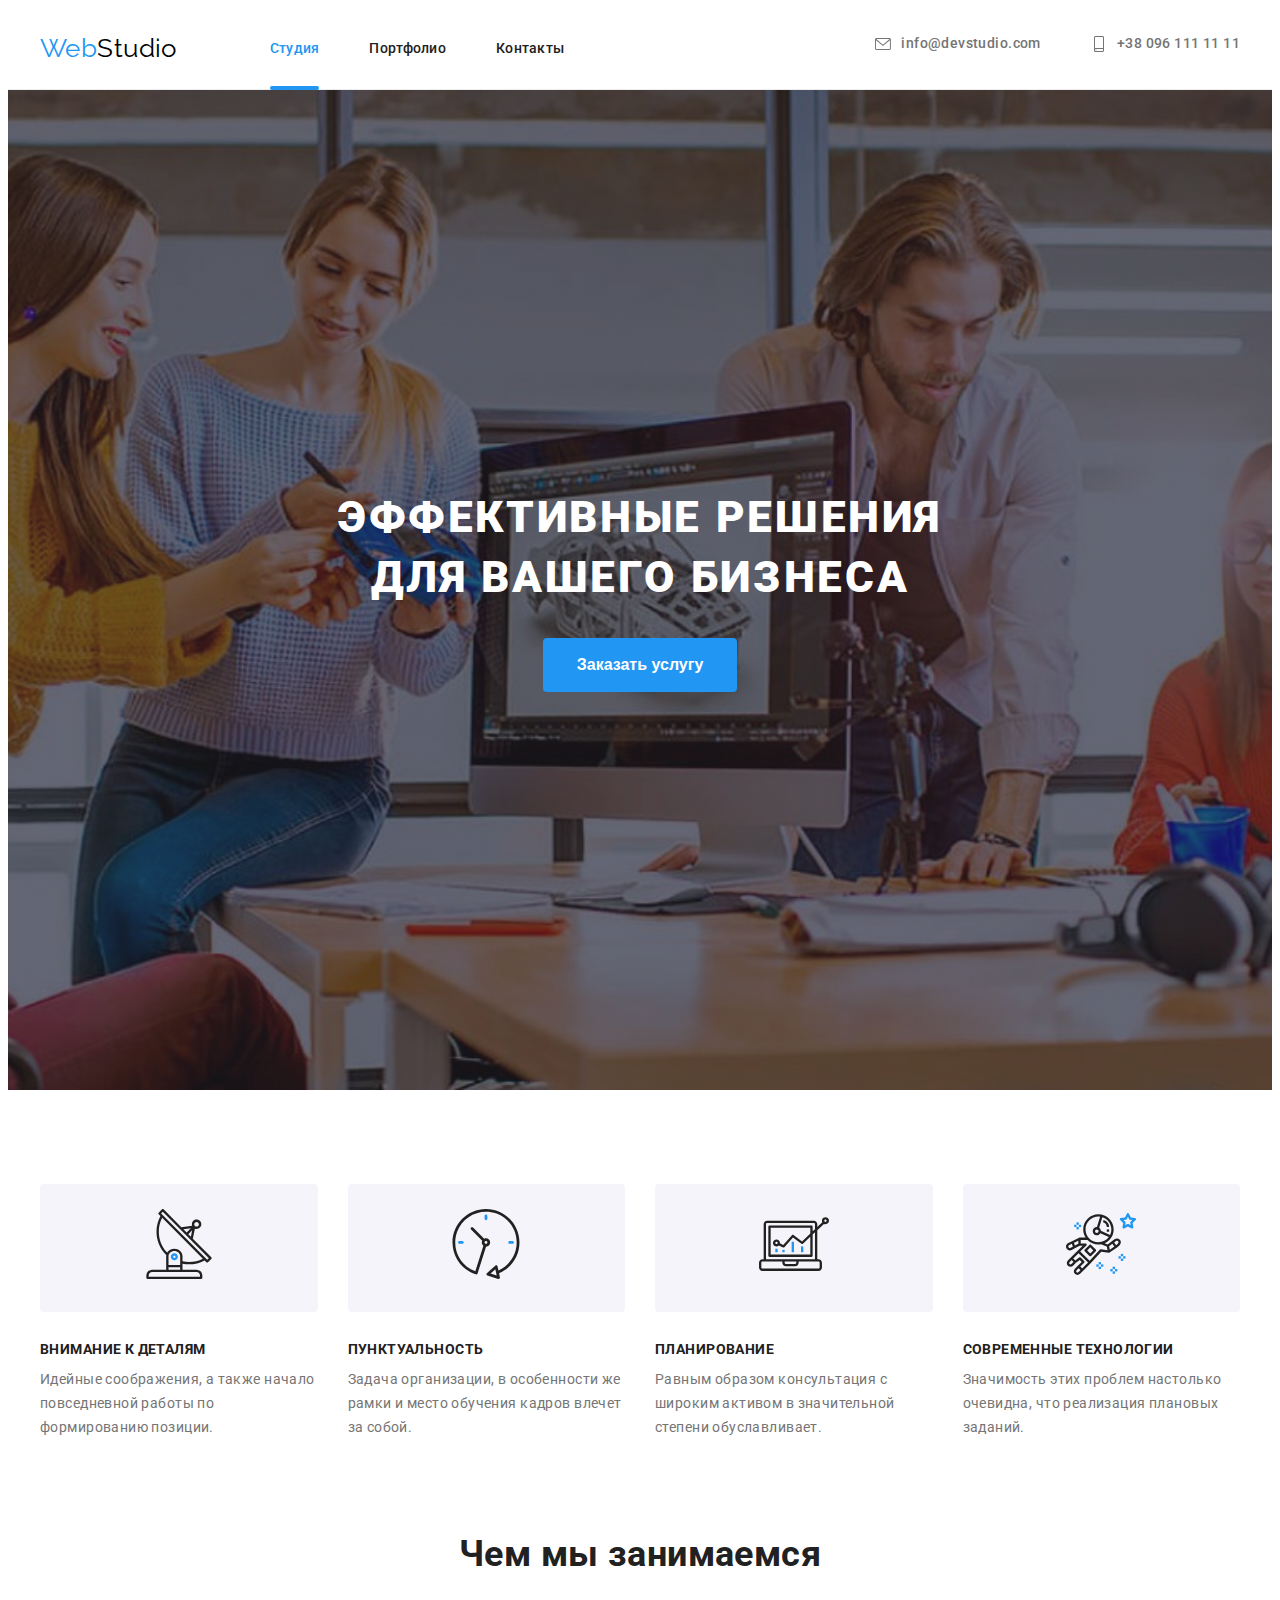
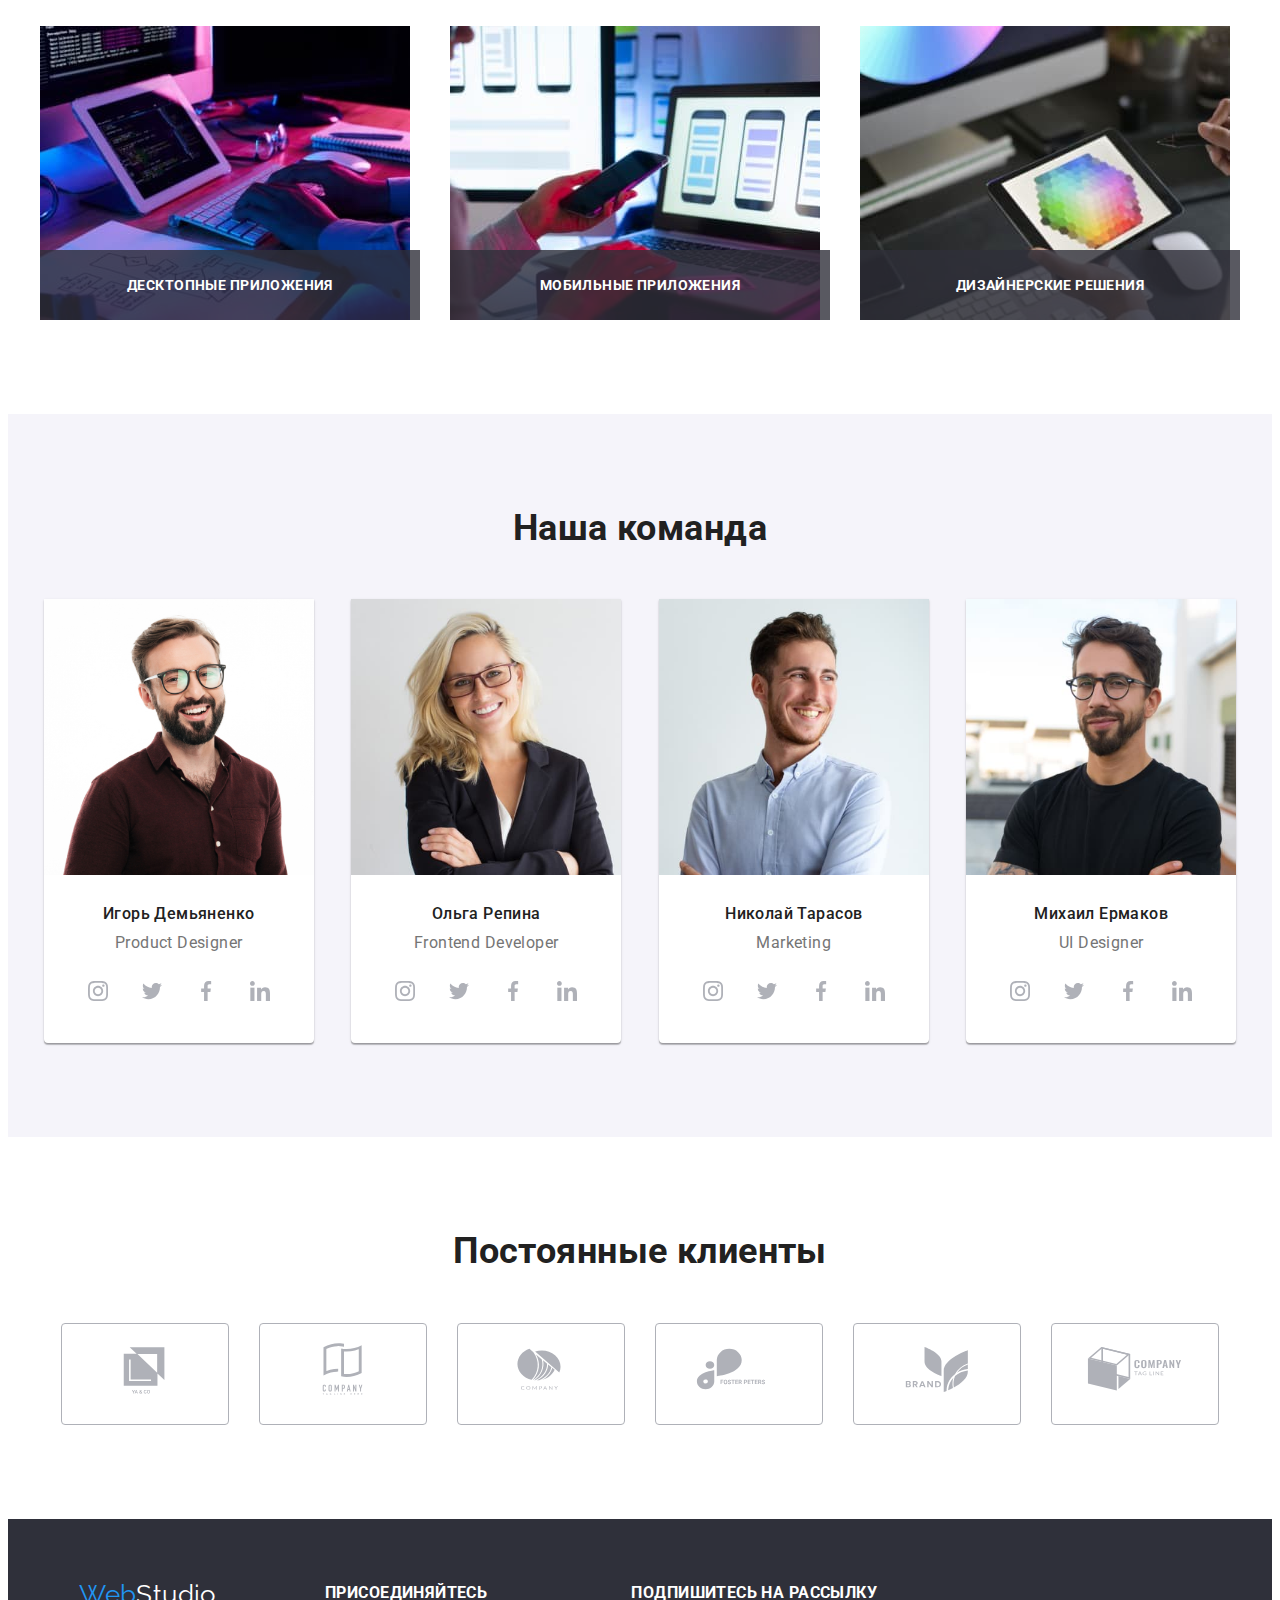
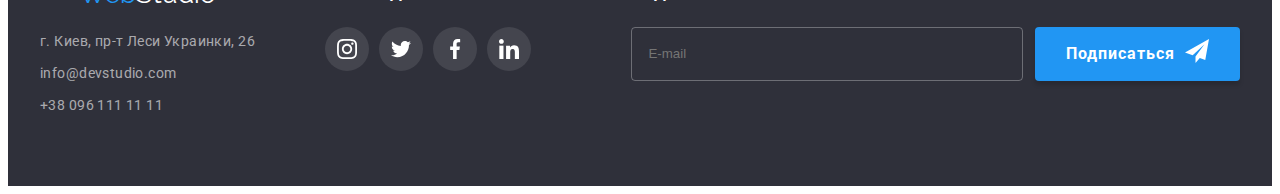
<file: index.html>
<!DOCTYPE html>
<html lang="ru">
  <head>
    <meta charset="UTF-8" />
    <meta http-equiv="X-UA-Compatible" content="IE=edge" />
    <meta name="viewport" content="width=device-width, initial-scale=1.0" />
    <title>WebStudio</title>
    <link
      href="https://fonts.googleapis.com/css2?family=Raleway:wght@700&family=Roboto:wght@400;500;700;900&display=swap"
      rel="stylesheet"
    />
    <link
      rel="stylesheet"
      href="https://cdnjs.cloudflare.com/ajax/libs/modern-normalize/1.0.0/modern-normalize.min.css"
      integrity="sha512-ISS7cAi1PEhQ8jnbJpJZMd29NlhNj4AWYyLOSp2CE/CsHxTCu+r+t0D2yoJudVrd0/8fTVPUVDzY5Tvli75u/g=="
      crossorigin="anonymous"
      referrerpolicy="no-referrer"
    />
    <link rel="stylesheet" href="./css/main.min.css" />
  </head>

  <body>
    <!-- Хедер -->
    <header class="header">
      <div class="header__section container">
        <nav class="header-nav">
          <div class="menu__header">
            <a href="./index.html" lang="en" class="logo link header__logo">
              <span class="logo-web link">Web</span>Studio
            </a>
            <button type="button" class="menu_burger" data-menu-open>
              <svg width="40" height="40">
                <use href="./images/symbol-defs.svg#menu-burger"></use>
              </svg>
            </button>
          </div>

          <ul class="list menu">
            <li class="menu-item">
              <a href="./index.html" class="link menu-link link-active">Студия</a>
            </li>
            <li class="menu-item">
              <a href="./portfolio.html" class="link menu-link">Портфолио</a>
            </li>
            <li class="menu-item"><a href="" class="link menu-link">Контакты</a></li>
          </ul>
        </nav>
        <ul class="list contact">
          <li class="contact__list">
            <a href="mailto:info@devstudio.com" class="contact-link link">
              <svg class="contact-mail">
                <use href="./images/symbol-defs.svg#icon-envelope"></use>
              </svg>
              info@devstudio.com</a
            >
          </li>
          <li class="contact__list">
            <a href="tel:+380961111111" class="contact-link link">
              <svg class="contact-tel">
                <use href="./images/symbol-defs.svg#icon-smartphone"></use>
              </svg>
              +38 096 111 11 11</a
            >
          </li>
        </ul>
      </div>

      <div class="backdrop__menu" data-menu>
        <div class="menu_section">
          <ul class="burger-menu__nav list">
            <button type="button" class="close_burger" data-menu-close>
              <svg width="40" height="40">
                <use href="./images/symbol-defs.svg#menu-close"></use>
              </svg>
            </button>
            <li class="burger__nav">
              <a href="./index.html" class="burger-link link link-active">Студия</a>
            </li>
            <li class="burger__nav">
              <a href="./portfolio.html" class="burger-link link">Портфолио</a>
            </li>
            <li class="burger__nav"><a href="" class="burger-link link">Контакты</a></li>
          </ul>
          <div class="menu__bottom">
            <ul class="bubger-contact-list list">
              <li class="burger-tel-list">
                <a href="+380961111111" class="burger-tel link">+38 096 111 11 11</a>
              </li>
              <li class="burger-mail-list">
                <a href="mailto:info@devstudio.com" class="burger-mail link">info@devstudio.com</a>
              </li>
            </ul>
            <ul class="menu__social list">
              <li class="menu__social-item">
                <a href="#" class="menu__social-link link">Instagram</a>
              </li>
              <li class="menu__social-item">
                <a href="#" class="menu__social-link link">Twitter</a>
              </li>
              <li class="menu__social-item">
                <a href="#" class="menu__social-link link">Facebook</a>
              </li>
              <li class="menu__social-item">
                <a href="#" class="menu__social-link link">LinkedIn</a>
              </li>
            </ul>
          </div>
        </div>
      </div>
    </header>
    <main>
      <!-- Гeрой-->
      <section class="hero section">
        <div class="hero-container container">
          <h1 class="hero-title">Эффективные решения для вашего бизнеса</h1>

          <button type="button" class="btn-hero" data-modal-open>Заказать услугу</button>
        </div>
      </section>

      <!-- Приимущество -->

      <section class="section">
        <h2 class="visually-hidden">Преимущество</h2>
        <div class="ben-section container">
          <ul class="list ben__list">
            <li class="ben__item">
              <div class="ben-list-img">
                <svg class="ben-list-icon">
                  <use href="./images/symbol-defs.svg#icon-antenna"></use>
                </svg>
              </div>
              <h3 class="benefit-title">Внимание к деталям</h3>
              <p class="benefit__content">
                Идейные соображения, а также начало повседневной работы по формированию позиции.
              </p>
            </li>
            <li class="ben__item">
              <div class="ben-list-img">
                <svg class="ben-list-icon">
                  <use href="./images/symbol-defs.svg#icon-clock"></use>
                </svg>
              </div>
              <h3 class="benefit-title">Пунктуальность</h3>
              <p class="benefit__content">
                Задача организации, в особенности же рамки и место обучения кадров влечет за собой.
              </p>
            </li>
            <li class="ben__item">
              <div class="ben-list-img">
                <svg class="ben-list-icon">
                  <use href="./images/symbol-defs.svg#icon-diagram"></use>
                </svg>
              </div>
              <h3 class="benefit-title">Планирование</h3>
              <p class="benefit__content">
                Равным образом консультация с широким активом в значительной степени обуславливает.
              </p>
            </li>
            <li class="ben__item">
              <div class="ben-list-img">
                <svg class="ben-list-icon">
                  <use href="./images/symbol-defs.svg#icon-astronaut"></use>
                </svg>
              </div>
              <h3 class="benefit-title">Современные технологии</h3>
              <p class="benefit__content">
                Значимость этих проблем настолько очевидна, что реализация плановых заданий.
              </p>
            </li>
          </ul>
        </div>
      </section>
      <!-- род деятельности -->
      <section class="ocupation section">
        <div class="container">
          <h2 class="section-title">Чем мы занимаемся</h2>
          <ul class="list ocupation__block">
            <li class="ocupation__item">
              <div class="ocupation__group">
                <img
                  srcset="./images/ocupacion/box-1-lg.jpg, ./images/ocupacion/box-1-lg@2x.jpg 2x"
                  src="./images/ocupacion/box-1-lg.jpg"
                  alt="Десктопные приложения"
                  width="370"
                />
                <p class="ocupation__deckription">Десктопные приложения</p>
              </div>
            </li>
            <li class="ocupation__item">
              <div class="ocupation__group">
                <img
                  srcset="./images/ocupacion/box-2-lg.jpg, ./images/ocupacion/box-2-lg@2x.jpg 2x"
                  src="./images/ocupacion/box-2-lg.jpg"
                  alt="Мобильные приложения"
                  width="370"
                />
                <p class="ocupation__deckription">Мобильные приложения</p>
              </div>
            </li>
            <li class="ocupation__item">
              <div class="ocupation__group">
                <img
                  srcset="./images/ocupacion/box-3-lg.jpg, ./images/ocupacion/box-3-lg@2x.jpg 2x"
                  src="./images/ocupacion/box-3-lg.jpg"
                  alt="Дизайнерские решения"
                  width="370"
                />
                <p class="ocupation__deckription">Дизайнерские решения</p>
              </div>
            </li>
          </ul>
        </div>
      </section>

      <!-- команда -->
      <section class="team section">
        <div class="team-contanier container">
          <h2 class="section-title team-title">Наша команда</h2>

          <ul class="list team__list">
            <li class="team__item">
              <picture class="team__picture">
                <img
                  class="photo thumb-team"
                  srcset="
                    ./images/mobile-product-designer.jpg    1x,
                    ./images/mobile-product-designer-2x.jpg 2x
                  "
                  src="./images/mobile-product-designer.jpg"
                  alt="фото Игоря Демьяненко"
                  width="450"
                />
              </picture>
              <div class="team-text">
                <h3 class="teammate-name">Игорь Демьяненко</h3>
                <p lang="en" class="team-desc">Product Designer</p>

                <ul class="list social__list">
                  <li class="social-item">
                    <a class="team-social-links" href="#">
                      <svg class="social-icon">
                        <use href="./images/symbol-defs.svg#icon-instagram"></use>
                      </svg>
                    </a>
                  </li>
                  <li class="social-item">
                    <a class="team-social-links" href="#">
                      <svg class="social-icon">
                        <use href="./images/symbol-defs.svg#icon-twitter"></use>
                      </svg>
                    </a>
                  </li>
                  <li class="social-item">
                    <a class="team-social-links" href="#">
                      <svg class="social-icon">
                        <use href="./images/symbol-defs.svg#icon-facebook"></use>
                      </svg>
                    </a>
                  </li>
                  <li class="social-item">
                    <a class="team-social-links" href="#">
                      <svg class="social-icon">
                        <use href="./images/symbol-defs.svg#icon-linkedin"></use>
                      </svg>
                    </a>
                  </li>
                </ul>
              </div>
            </li>
            <li class="team__item">
              <picture class="team__picture">
                <img
                  class="photo thumb-team"
                  srcset="
                    ./images/mobile-frontend-developer.jpg    1x,
                    ./images/mobile-frontend-developer-2x.jpg 2x
                  "
                  src="./images/mobile-frontend-developer.jpg"
                  alt="фото Ольга Репина"
                  width="450"
                />
              </picture>
              <div class="team-text">
                <h3 class="teammate-name">Ольга Репина</h3>
                <p lang="en" class="team-desc">Frontend Developer</p>

                <ul class="list social__list">
                  <li class="social-item">
                    <a class="team-social-links" href="#">
                      <svg class="social-icon">
                        <use href="./images/symbol-defs.svg#icon-instagram"></use>
                      </svg>
                    </a>
                  </li>
                  <li class="social-item">
                    <a class="team-social-links" href="#">
                      <svg class="social-icon">
                        <use href="./images/symbol-defs.svg#icon-twitter"></use>
                      </svg>
                    </a>
                  </li>
                  <li class="social-item">
                    <a class="team-social-links" href="#">
                      <svg class="social-icon">
                        <use href="./images/symbol-defs.svg#icon-facebook"></use>
                      </svg>
                    </a>
                  </li>
                  <li class="social-item">
                    <a class="team-social-links" href="#">
                      <svg class="social-icon">
                        <use href="./images/symbol-defs.svg#icon-linkedin"></use>
                      </svg>
                    </a>
                  </li>
                </ul>
              </div>
            </li>
            <li class="team__item">
              <picture class="team__picture">
                <img
                  class="photo thumb-team"
                  srcset="./images/mobile-marketing.jpg 1x, ./images/mobile-marketing-2x.jpg 2x"
                  src="./images/mobile-marketing.jpg"
                  alt="фото Николай Тарасов"
                  width="450"
                />
              </picture>
              <div class="team-text">
                <h3 class="teammate-name">Николай Тарасов</h3>
                <p lang="en" class="team-desc">Marketing</p>

                <ul class="list social__list">
                  <li class="social-item">
                    <a class="team-social-links" href="#">
                      <svg class="social-icon">
                        <use href="./images/symbol-defs.svg#icon-instagram"></use>
                      </svg>
                    </a>
                  </li>
                  <li class="social-item">
                    <a class="team-social-links" href="#">
                      <svg class="social-icon">
                        <use href="./images/symbol-defs.svg#icon-twitter"></use>
                      </svg>
                    </a>
                  </li>
                  <li class="social-item">
                    <a class="team-social-links" href="#">
                      <svg class="social-icon">
                        <use href="./images/symbol-defs.svg#icon-facebook"></use>
                      </svg>
                    </a>
                  </li>
                  <li class="social-item">
                    <a class="team-social-links" href="#">
                      <svg class="social-icon">
                        <use href="./images/symbol-defs.svg#icon-linkedin"></use>
                      </svg>
                    </a>
                  </li>
                </ul>
              </div>
            </li>
            <li class="team__item">
              <picture class="team__picture">
                <img
                  class="photo thumb-team"
                  srcset="./images/mobile-ui-designer.jpg 1x, ./images/mobile-ui-designer-2x.jpg 2x"
                  src="./images/mobile-ui-designer.jpg"
                  alt="фото Михаил Ермаков"
                  width="450"
                />
              </picture>
              <div class="team-text">
                <h3 class="teammate-name">Михаил Ермаков</h3>
                <p lang="en" class="team-desc">UI Designer</p>

                <ul class="list social__list">
                  <li class="social-item">
                    <a class="team-social-links" href="#">
                      <svg class="social-icon">
                        <use href="./images/symbol-defs.svg#icon-instagram"></use>
                      </svg>
                    </a>
                  </li>
                  <li class="social-item">
                    <a class="team-social-links" href="#">
                      <svg class="social-icon">
                        <use href="./images/symbol-defs.svg#icon-twitter"></use>
                      </svg>
                    </a>
                  </li>
                  <li class="social-item">
                    <a class="team-social-links" href="#">
                      <svg class="social-icon">
                        <use href="./images/symbol-defs.svg#icon-facebook"></use>
                      </svg>
                    </a>
                  </li>
                  <li class="social-item">
                    <a class="team-social-links" href="#">
                      <svg class="social-icon">
                        <use href="./images/symbol-defs.svg#icon-linkedin"></use>
                      </svg>
                    </a>
                  </li>
                </ul>
              </div>
            </li>
          </ul>
        </div>
      </section>
      <!-- !!!!!!!!!!!!!!!!!!ОСТОЯННІЕ КЛИЕНТЫ!!!!!!!!! -->
      <section class="section">
        <div class="container">
          <h2 class="section-title">Постоянные клиенты</h2>
          <ul class="clients list">
            <li class="clients__item">
              <a href="" class="client-links">
                <svg class="clients-icon">
                  <use href="./images/symbol-defs.svg#icon-Logo"></use>
                </svg>
              </a>
            </li>
            <li class="clients__item">
              <a href="" class="client-links">
                <svg class="clients-icon">
                  <use href="./images/symbol-defs.svg#icon-Logo-1"></use>
                </svg>
              </a>
            </li>
            <li class="clients__item">
              <a href="" class="client-links">
                <svg class="clients-icon">
                  <use href="./images/symbol-defs.svg#icon-Logo-2"></use>
                </svg>
              </a>
            </li>
            <li class="clients__item">
              <a href="" class="client-links">
                <svg class="clients-icon">
                  <use href="./images/symbol-defs.svg#icon-Logo-3"></use>
                </svg>
              </a>
            </li>
            <li class="clients__item">
              <a href="" class="client-links">
                <svg class="clients-icon">
                  <use href="./images/symbol-defs.svg#icon-Logo-4"></use>
                </svg>
              </a>
            </li>
            <li class="clients__item">
              <a href="" class="client-links">
                <svg class="clients-icon">
                  <use href="./images/symbol-defs.svg#icon-Logo-5"></use>
                </svg>
              </a>
            </li>
          </ul>
        </div>
      </section>
    </main>
    <!-- Футер -->

    <footer class="footer">
      <div class="footer-section container">
        <div class="footer-left">
          <div class="footer-logo-addree">
            <a href="./index.html" lang="en" class="footer-logo logo link">
              <span class="logo-web">Web</span>Studio
            </a>

            <address>
              <ul class="list">
                <li class="adress-list">
                  <a
                    href="https://goo.gl/maps/piqngm7oDQpEDh6u6"
                    target="_blank"
                    rel="noopener nofollow noreferrer"
                    class="link adress"
                  >
                    г. Киев, пр-т Леси Украинки, 26</a
                  >
                </li>
                <li class="adress-list">
                  <a href="mailto:info@devstudio.com" class="link footer-mail"
                    >info@devstudio.com</a
                  >
                </li>
                <li class="adress-list">
                  <a href="tel:+380961111111" class="link">+38 096 111 11 11</a>
                </li>
              </ul>
            </address>
          </div>

          <div class="footer-social">
            <h3 class="footer-title social-title">присоединяйтесь</h3>
            <ul class="list social-list">
              <li class="footer-social-list-item">
                <a class="footer-social-links" href="#">
                  <svg class="footer-social-list-icon">
                    <use href="./images/symbol-defs.svg#icon-instagram"></use>
                  </svg>
                </a>
              </li>
              <li class="footer-social-list-item">
                <a class="footer-social-links" href="#">
                  <svg class="footer-social-list-icon">
                    <use href="./images/symbol-defs.svg#icon-twitter"></use>
                  </svg>
                </a>
              </li>
              <li class="footer-social-list-item">
                <a class="footer-social-links" href="#">
                  <svg class="footer-social-list-icon">
                    <use href="./images/symbol-defs.svg#icon-facebook"></use>
                  </svg>
                </a>
              </li>
              <li class="footer-social-list-item">
                <a class="footer-social-links" href="#">
                  <svg class="footer-social-list-icon">
                    <use href="./images/symbol-defs.svg#icon-linkedin"></use>
                  </svg>
                </a>
              </li>
            </ul>
          </div>
        </div>

        <div class="footer-subscribe">
          <h3 class="footer-title">Подпишитесь на рассылку</h3>
          <form class="footer-subscribe-form">
            <label for="subscribe" class="visually-hidden">Подпишитесь на рассылку</label>
            <div class="footer-subscribe-wrapper">
              <input
                id="subscribe"
                class="footer-subscribe-input"
                type="email"
                name="user-email"
                placeholder="E-mail"
                required
              />

              <button class="suscribe-btn" type="submit">
                <span class="btn-descr">Подписаться</span>
                <svg class="footer-subscribe-icon" width="24" height="24">
                  <use href="./images/symbol-defs.svg#icon-send"></use>
                </svg>
              </button>
            </div>
          </form>
        </div>
      </div>
    </footer>
    <!-- modal -->
    <div class="backdrop is-hidden" data-modal>
      <div class="modal-section">
        <p class="modal-title">Оставьте свои данные, мы вам перезвоним</p>
        <form class="modal-form">
          <label class="contact-form-field">
            <span class="contact-form-desc">Имя</span>
            <span class="modal-form-input-wraper">
              <input
                type="text"
                class="modal-input"
                name="user_name"
                required
                minlength="2"
                pattern="^[a-zA-Zа-яАА-Я]+$"
              />

              <svg class="modal-form-icon" width="18" height="18">
                <use href="./images/symbol-defs.svg#icon-person-black"></use>
              </svg>
            </span>
          </label>
          <div class="contact-form-field">
            <span class="contact-form-desc">Телефон</span>
            <span class="modal-form-input-wraper">
              <input
                type="tel"
                class="modal-input"
                name="user_pone"
                required
                pattern="[0-9]{3}[0-9]{3}[0-9]{2}[0-9]{2}"
                title="xxx-xxx-xx-xx"
              />

              <svg class="modal-form-icon" width="18" height="18">
                <use href="./images/symbol-defs.svg#icon-phone-black"></use>
              </svg>
            </span>
          </div>
          <div class="contact-form-field">
            <span class="contact-form-desc">Почта</span>
            <span class="modal-form-input-wraper">
              <input
                type="email"
                class="modal-input"
                name="user_email"
                minlength="2"
                required
                pattern="^([a-z0-9_-]+\.)*[a-z0-9_-]+@[a-z0-9_-]+(\.[a-z0-9_-]+)*\.[a-z]{2,6}$"
              />

              <svg class="modal-form-icon" width="18" height="18">
                <use href="./images/symbol-defs.svg#icon-email-black"></use>
              </svg>
            </span>
          </div>
          <label class="contact-form-field">
            <span class="contact-orm-desc">Комментарий</span>
            <textarea
              name="user_messae"
              class="modal-message"
              placeholder="Введите текст"
            ></textarea>
          </label>

          <input
            id="user-policy"
            name="user_policy"
            type="checkbox"
            class="modal-forn-checkbox visually-hidden"
            required
          />

          <label for="user-policy" class="modal-form-checkbox-desc"
            ><span class="user-policy-text"
              >Соглашаюсь с рассылкой и принимаю
              <a href="" class="user-policy-link"> Условия договора </a></span
            ></label
          >

          <button class="modal-form-submit-btn">Отправить</button>
        </form>

        <button type="button" class="modal-close-btn" data-modal-close>
          <svg class="modal-close-button-icon" width="18" height="18">
            <use href="./images/symbol-defs.svg#icon-close-black"></use>
          </svg>
        </button>
      </div>
    </div>
    <script src="./Js/modal.js"></script>
    <script src="./Js/menu.js"></script>
  </body>
</html>
</file>
<file: css/main.min.css>
body{background-color:var(--bcg-color);color:var(--primary-text-color);font-family:roboto,sans-serif;letter-spacing:.03em;font-size:14px;line-height:1.71}.link{text-decoration:none}img{display:block}h1,h2,h3,h4,h5,h6,li,ul,a,p{margin-top:0;margin-bottom:0}button{cursor:pointer}.list{list-style:none;margin-bottom:0;margin-top:0;padding:0}.section{padding-top:60px;padding-bottom:60px}@media screen and (min-width: 1200px){.section{padding-top:94px;padding-bottom:94px}}.container{padding-left:15px;padding-right:15px;margin-left:auto;margin-right:auto}@media screen and (min-width: 480px){.container{width:480px}}@media screen and (min-width: 768px){.container{width:768px}}@media screen and (min-width: 1200px){.container{width:1200px}}:root{--primary-text-color: #757575;--title-text-color: #212121;--accent-color: #2196f3;--bcg-color: #ffffff;--logo-header: #000000;--logo-web: #2196f3;--logo-footer: #ffffff;--footer-hero: #2f303a;--footer-contacts: rgba(255, 255, 255, 0.6);--btn-bcg: #f5f4fa;--btn-white: #ffffff;--transition-dur-and-func: 0.25s cubic-bezier(0.4, 0, 0.2, 1)}.visually-hidden{position:absolute;width:1px;height:1px;margin:-1px;border:0;padding:0;white-space:nowrap;clip-path:inset(100%);clip:rect(0 0 0 0);overflow:hidden}.header{background-color:var(--bcg-color);border-bottom:1px solid #ececec}.header__section{padding-top:16px;padding-bottom:16px}@media screen and (min-width: 768px){.header__section{display:flex;justify-content:space-between;align-items:center;padding-top:25px;padding-bottom:25px}}.header__logo{color:var(--logo-header)}@media screen and (min-width: 768px){.header__logo{margin-right:88px;margin-top:0}}@media screen and (min-width: 1200px){.header__logo{margin-right:93px}}.menu_burger{border:rgba(0,0,0,0);background-color:var(--bcg-color)}@media screen and (min-width: 768px){.menu_burger{display:none}}.logo-web{color:var(--logo-web)}.menu__header{display:flex;justify-content:space-between;align-items:center}@media screen and (min-width: 768px){.header-nav{display:flex;align-items:center}}.menu{display:none}@media screen and (min-width: 768px){.menu{display:flex}}@media screen and (min-width: 768px){.menu-item:not(:last-child){margin-right:50px}}.menu-link{color:var(--title-text-color);font-weight:500;line-height:1.14;letter-spacing:.02em;position:relative;transition:var(--transition-dur-and-func)}.menu-link:hover,.menu-link:focus{color:var(--accent-color)}.menu-link::after{content:"";width:0px;height:4px;background-color:var(--accent-color);border-radius:2px;position:absolute;bottom:0;left:0;transform:translateY(34px);transition:var(--transition-dur-and-func)}.link-active{color:var(--accent-color);text-decoration:none;font-weight:500;letter-spacing:.02em}.link-active::after,.menu-link:hover::after{width:100%}.contact{display:none}@media screen and (min-width: 768px){.contact{display:block}}@media screen and (min-width: 1200px){.contact{display:flex;align-items:baseline}}.contact__list{display:flex}@media screen and (min-width: 1200px){.contact__list:not(:last-child){margin-right:50px}}@media screen and (min-width: 768px){.contact__list:not(:last-child){margin-bottom:10px}}.contact__link{display:flex;align-items:center}.contact-link{color:var(--primary-text-color);font-weight:500;font-size:14px;line-height:1.14;transition:var(--transition-dur-and-func);display:flex;align-items:center}.contact-link:hover,.contact-link:focus{color:var(--accent-color)}.contact-mail{fill:currentColor;width:16px;height:16px;margin-right:10px}.contact-tel{fill:currentColor;width:16px;height:16px;margin-right:10px}.hero{margin-left:auto;margin-right:auto;text-align:center;background-repeat:no-repeat;background-position:50% 50%;display:flex;justify-content:center;align-items:center;background-size:cover;min-height:400px;background-color:#c4c4c4;background-image:linear-gradient(rgba(47, 48, 58, 0.4), rgba(47, 48, 58, 0.4)),url("../images/background-sm.jpg")}@media screen and (min-device-pixel-ratio: 2),screen and (min-resolution: 192dpi),screen and (min-resolution: 2dpx){.hero{background-image:url(../images/background-sm@2x.jpg)}}@media screen and (min-width: 768px){.hero{background-image:linear-gradient(rgba(47, 48, 58, 0.4), rgba(47, 48, 58, 0.4)),url("../images/background-md.jpg")}}@media screen and (min-width: 768px)and (min-device-pixel-ratio: 2),screen and (min-width: 768px)and (min-resolution: 192dpi),screen and (min-width: 768px)and (min-resolution: 2dppx){.hero{background-image:url(../images/background-md@2x.jpg)}}@media screen and (min-width: 1200px){.hero{background-image:linear-gradient(rgba(47, 48, 58, 0.4), rgba(47, 48, 58, 0.4)),url("../images/background-lg.jpg")}}@media screen and (min-width: 1200px)and (min-device-pixel-ratio: 2),screen and (min-width: 1200px)and (min-resolution: 192dpi),screen and (min-width: 1200px)and (min-resolution: 2dppx){.hero{background-image:url(../images/background-lg@2x.jpg)}}@media screen and (min-width: 1200px){.hero{max-width:1600px;height:600px;padding-top:200px;padding-bottom:200px}}.hero-title{color:var(--logo-footer);font-weight:900;font-size:26px;line-height:1.62;text-align:center;letter-spacing:.06em;text-transform:uppercase;max-width:360px;margin-left:auto;margin-right:auto;margin-bottom:30px}@media screen and (min-width: 1200px){.hero-title{font-size:44px;line-height:1.36;max-width:696px}}.btn-hero{color:var(--bcg-color);background-color:var(--accent-color);border-color:rgba(0,0,0,0);font-weight:700;font-size:16px;line-height:1.87;padding:10px 32px;border-radius:4px;transition:var(--transition-dur-and-func)}.btn-hero:hover,.btn-hero:focus{color:var(--title-text-color);background-color:var(--btn-bcg);border-color:rgba(0,0,0,0)}.ben-list-icon{width:70px;height:70px}@media screen and (min-width: 480px){.ben__list{width:100%}}@media screen and (min-width: 768px){.ben__list{width:100%;gap:30px;display:flex;flex-wrap:wrap}}.ben__item{margin-left:auto;margin-right:auto}@media screen and (max-width: 767px){.ben__item:not(:last-child){margin-bottom:30px}}@media screen and (min-width: 480px){.ben__item{max-width:450px}}@media screen and (min-width: 768px){.ben__item{max-width:354px}}@media screen and (min-width: 1200px){.ben__item{width:calc((100% - 90px)/4)}}.benefit-title{text-align:center;color:var(--title-text-color);font-size:14px;line-height:1.14;text-transform:uppercase;margin-bottom:10px}@media screen and (min-width: 768px){.benefit-title{text-align:left}}.ben-list-img{text-align:center;padding:25px 100px;margin-bottom:30px;background-color:#f5f4fa;border-radius:4px}.ocupation{padding-top:0px;display:none}@media screen and (min-width: 1200px){.ocupation{display:block}}.ocupation__group{position:relative}.ocupation__item{width:calc((100% - 60px)/3)}.ocupation__block{display:flex;gap:30px;flex-wrap:wrap}.ocupation__deckription{position:absolute;bottom:0;left:0;padding:27px 0px;width:100%;background-color:rgba(47,48,58,.8);font-family:"Roboto";font-style:normal;font-weight:700;font-size:14px;line-height:16px;text-align:center;letter-spacing:.03em;text-transform:uppercase;color:#fff}.team{background-color:var(--btn-bcg)}.team__picture img{max-width:100%}@media screen and (min-width: 768px){.team__list{display:flex;gap:30px;flex-wrap:wrap}}.team__picture img{width:100%}.team__item{margin-left:auto;margin-right:auto;max-width:450px;background-color:var(--bcg-color);box-shadow:0px 1px 3px rgba(0,0,0,.12),0px 1px 1px rgba(0,0,0,.14),0px 2px 1px rgba(0,0,0,.2);border-radius:0px 0px 4px 4px}@media screen and (max-width: 767px){.team__item{margin-bottom:30px}}@media screen and (min-width: 480px){.team__item{width:450px}}@media screen and (min-width: 768px){.team__item{width:354px}}@media screen and (min-width: 1200px){.team__item{width:270px}}.team-text{padding-top:30px;padding-bottom:24px;text-align:center}@media screen and (min-width: 768px){.team-text{padding-bottom:30px}}.teammate-name{color:var(--title-text-color);font-weight:500;font-size:16px;line-height:1.18;margin-bottom:10px}.team-desc{font-size:16px;line-height:1.18;margin-bottom:16px}.social__list{display:flex;justify-content:center;padding-left:10px;padding-right:10px;column-gap:10px}.social-icon{width:20px;height:20px;fill:#afb1b8}.team-social-links{width:44px;height:44px;background-color:rgba(255,255,255,.1);border-radius:50%;display:flex;justify-content:center;align-items:center;transition:var(--transition-dur-and-func)}.team-social-links:hover .social-icon,.team-social-links:focus .social-icon{fill:var(--bcg-color)}.team-social-links:hover,.team-social-links:focus{background-color:var(--accent-color)}.clients{flex-wrap:wrap;display:flex;gap:30px;justify-content:center}.client-links{display:block;padding:16px 51px;width:100%}@media screen and (max-width: 480px){.client-links{padding:16px 60px;box-sizing:border-box}}@media screen and (min-width: 1200px){.client-links{padding:16px 30px;justify-content:space-between;flex-wrap:nowrap}}.clients__item{box-sizing:border-box;border:1px solid #afb1b8;border-radius:4px;transition:border var(--transition-dur-and-func)}.clients__item:hover .clients-icon,.clients__item:focus .clients-icon{fill:var(--accent-color)}.clients__item:hover,.clients__item:focus{border:1px solid var(--accent-color)}.clients-icon{fill:#afb1b8;width:106px;height:60px;transition:fill var(--transition-dur-and-func)}.portfolio-button{display:flex;font-weight:500;font-size:16px;line-height:1.62;margin-bottom:50px;flex-wrap:wrap;gap:8px}.portfolio-button.filter-button:hover,.portfolio-button.filter-button:focus{color:var(--btn-white);background-color:var(--accent-color);box-shadow:0px 3px 1px rgba(0,0,0,.1),0px 1px 2px rgba(0,0,0,.08),0px 2px 2px rgba(0,0,0,.12)}@media screen and (min-width: 768px){.portfolio-button{justify-content:center}}.filter-button{color:var(--title-text-color);background-color:var(--btn-bcg);border-color:rgba(0,0,0,0);font-weight:500;font-size:16px;line-height:1.62;text-align:center;letter-spacing:.03em;padding:6px 22px;border-radius:4px;transition:background-color var(--transition-dur-and-func)}.portfolio-title{color:var(--title-text-color);letter-spacing:.06em;font-size:18px;line-height:2}@media screen and (min-width: 768px){.portfolio-list{justify-content:flex-start;display:flex;flex-wrap:wrap;margin-bottom:0;gap:30px}}.portfolio-feed-group img{width:100%}.portfolio-icons{display:flex;flex-direction:column;width:100%;margin-bottom:30px}@media screen and (min-width: 768px){.portfolio-icons{justify-content:flex-start;width:354px;margin-bottom:0}}@media screen and (min-width: 1200px){.portfolio-icons{width:370px;height:100%;margin-bottom:0}}.portfolio-icons:hover .news-feed-overlay{transform:translateY(0)}.portfolio-text-wraper{padding:20px 24px;border:1px solid #eee;border-top:none;flex:1}.portfolio-feed-group{position:relative;overflow:hidden}.news-feed-overlay{font-family:"Roboto";font-weight:400;font-size:18px;line-height:1.56em;letter-spacing:.03em;color:var(--bcg-color);position:absolute;top:0;left:0;width:100%;height:100%;padding-top:77px;padding-bottom:77px;padding-left:24px;padding-right:24px;background-color:var(--accent-color);transform:translateY(100%);transition:var(--transition-dur-and-func)}@media screen and (max-width: 480px){.news-feed-overlay{padding-top:30px;font-size:14px;line-height:1.56em}}@media screen and (min-width: 768px){.news-feed-overlay{padding-top:49px;padding-bottom:46px}}@media screen and (min-width: 480px){.news-feed-overlay{padding-top:63px;padding-bottom:63px}}.portfolio-text{font-size:16px;line-height:1.88}.btn-active{color:var(--bcg-color);background-color:var(--accent-color);border-color:rgba(0,0,0,0);font-family:"Roboto";font-weight:500;font-size:16px;line-height:1.62;text-align:center;letter-spacing:.03em;box-shadow:0px 3px 1px rgba(0,0,0,.1),0px 1px 2px rgba(0,0,0,.08),0px 2px 2px rgba(0,0,0,.12)}.portfolio-icons:hover{box-shadow:0px 1px 1px rgba(0,0,0,.12),0px 4px 4px rgba(0,0,0,.06),1px 4px 6px rgba(0,0,0,.16);transition:var(--transition-dur-and-func) box-shadow}.footer-section{text-align:center}@media screen and (min-width: 1200px){.footer-section{display:flex;justify-content:space-between}}@media screen and (min-width: 768px){.footer-left{display:flex;justify-content:space-around}}.footer-logo{color:var(--logo-footer);margin-bottom:20px}.adress-list{margin-bottom:8px;display:block}@media screen and (max-width: 1199px){.adress-list:nth-child(3){margin-bottom:60px}}@media screen and (min-width: 1200px){.adress-list{text-align:start}}.adress-list .adress{color:#fff;font-family:"Roboto";font-style:normal;font-weight:400;font-size:14px;line-height:1.71}.adress-list .link{font-family:"Roboto";font-style:normal;font-weight:400;font-size:14px;line-height:1.71;color:var(--footer-contacts)}.adress-list .link:focus,.adress-list .link:hover{color:var(--accent-color);font-family:"Roboto";font-style:normal;font-weight:400;font-size:14px;line-height:1.71}.footer{background-color:var(--footer-hero);padding-top:60px;padding-bottom:60px}.footer-social{margin-bottom:60px}@media screen and (min-width: 1200px){.footer-social{padding:0%;margin-left:70px;margin-bottom:0}}.footer-title{text-transform:uppercase;color:var(--bcg-color);margin-bottom:20px}@media screen and (min-width: 1200px){.footer-title{text-align:start}}.social-list{display:flex;justify-content:center}.footer-social-list-item:not(:last-child){margin-right:10px}.footer-social-list-icon{width:20px;height:20px;fill:var(--bcg-color)}.footer-social-links{width:44px;height:44px;background-color:rgba(255,255,255,.1);border-radius:50%;display:flex;justify-content:center;align-items:center;transition:var(--transition-dur-and-func)}.footer-social-links:hover,.footer-social-links:focus{background-color:var(--accent-color)}.footer-subscribe{display:block}.suscribe-btn{display:flex;margin-left:auto;margin-right:auto;padding:10px 29px;background-color:var(--accent-color);box-shadow:0px 4px 4px rgba(0,0,0,.15);border-radius:4px;border-color:rgba(0,0,0,0)}.suscribe-btn:hover,.suscribe-btn:focus{background-color:#188ce8}.btn-descr{font-family:"Roboto";font-weight:700;font-size:16px;line-height:30px;letter-spacing:.06em;margin-right:10px;color:var(--bcg-color)}@media screen and (min-width: 1200px){.footer-subscribe-wrapper{display:flex}}.footer-subscribe-input{color:var(--primary-text-color);margin-bottom:20px;padding:15px 16px;background-color:rgba(0,0,0,0);transition:bacground-color var(--transition-dur-and-func);width:100%;border:1px solid rgba(255,255,255,.3);border-radius:4px}@media screen and (min-width: 1200px){.footer-subscribe-input{margin-right:12px;width:358px}}@media screen and (min-width: 768px){.footer-subscribe-input{width:450px}}@media screen and (min-width: 1200px){.footer-subscribe-input{width:358px;margin-bottom:0}}.footer-subscribe-input:focus{outline:rgba(0,0,0,0)}.backdrop{position:fixed;left:0;top:0;width:100%;height:100%;background-color:rgba(0,0,0,.2);z-index:9999;transition:opacity 250ms linear,visibility 250ms linear}.backdrop.is-hidden{opacity:0;visibility:hidden;pointer-events:none}.modal-form-submit-btn{box-shadow:0px 4px 4px rgba(0,0,0,.15);border-radius:4px;border:solid var(--accent-color);color:var(--bcg-color);background-color:var(--accent-color);padding:8px 55px;box-sizing:border-box;display:block;font-family:"Roboto";font-weight:700;font-size:16px;line-height:30px;letter-spacing:.06em;margin-left:auto;margin-right:auto;transition:background-color var(--transition-dur-and-func)}.modal-form-submit-btn:hover,.modal-form-submit-btn:focus{background-color:#188ce8}.modal-title{margin-bottom:12px;font-family:"Roboto";font-weight:700;font-size:20px;line-height:23px;text-align:center;letter-spacing:.03em;color:var(--title-text-color)}.modal-input{display:block;width:100%;padding:12px 40px;background-color:rgba(0,0,0,0);border:1px solid rgba(33,33,33,.2);border-radius:4px}.modal-input:focus{border-color:var(--accent-color);outline:rgba(0,0,0,0);background-color:rgba(0,0,0,0)}.modal-inputfocus+.modal-form-icon{fill:var(--accent-color)}.contact-form-field{display:flex;flex-direction:column;width:100%}.modal-form-icon{display:block;position:absolute;top:50%;left:12px;transform:translateY(-50%)}.modal-form-input-wraper{position:relative;margin-bottom:10px}.contact-form-desc{margin-bottom:4px}.modal-forn-checkbox{display:block}.modal-forn-checkbox:checked+.modal-form-checkbox-desc::before{background-image:url(../images/icon-check.svg);background-repeat:no-repeat;border:rgba(0,0,0,0)}.modal-form-checkbox-desc{display:flex;margin-bottom:30px;align-items:center;justify-content:center}.modal-form-checkbox-desc::before{content:"";display:block;width:16px;height:16px;box-sizing:border-box;cursor:pointer;background-image:url(../images/border-checkbox.svg);background-repeat:no-repeat;margin-right:8px}.user-policy-text{font-size:12px;line-height:1.16em}@media screen and (min-width: 1200px){.user-policy-text{font-size:14px;line-height:1.71em}}.user-policy-link{color:#2196f3}.modal-message{width:100%;height:120px;resize:none;border:1px solid rgba(33,33,33,.2);border-radius:4px;padding:12px 16px;background-color:rgba(0,0,0,0);margin-bottom:20px}.modal-message:focus{border-color:var(--accent-color);outline:rgba(0,0,0,0);background-color:rgba(0,0,0,0)}.modal-section{width:100vw;max-width:450px;background-color:var(--bcg-color);box-shadow:0px 1px 3px rgba(0,0,0,.12),0px 1px 1px rgba(0,0,0,.14),0px 2px 1px rgba(0,0,0,.2);border-radius:4px;padding:40px;position:absolute;top:50%;left:50%;transform:translate(-50%, -50%);font-size:12px;line-height:1.16em;overflow-y:auto}@media screen and (min-width: 1200px){.modal-section{font-size:14px;line-height:1.71em;max-width:528px}}.modal-close-btn{position:absolute;right:8px;top:8px;background-color:rgba(0,0,0,0);border-radius:50%;width:30px;height:30px;border:1px solid rgba(0,0,0,.1);padding:0;display:flex;justify-content:center;align-items:center}.section-title{color:var(--title-text-color);font-size:28px;line-height:1.16;text-align:center;margin-bottom:50px}@media screen and (min-width: 768px){.section-title{font-size:36px;line-height:1.16}}.logo{font-family:Raleway,sans-serif;font-size:26px;line-height:1.2;display:block}.logo-web{color:var(--logo-web)}.backdrop__menu{display:none;position:fixed;left:0;top:0;width:100%;height:100%;background-color:#fff;z-index:9999;transition:var(--transition-dur-and-func)}.is-open{display:block}.menu_section{display:flex;flex-direction:column;justify-content:space-between;width:100vw;max-width:450px;height:100%;font-size:40px;line-height:1.17;background-color:var(--bcg-color);padding:48px;position:absolute;top:50%;left:50%;transform:translate(-50%, -50%);overflow-y:auto}.close_burger{position:absolute;right:8px;top:8px;background-color:rgba(0,0,0,0);border-radius:50%;width:40px;height:40px;border:rgba(0,0,0,0);padding:0;display:flex;justify-content:center;align-items:center}.close_burger:hover,.close_burger:focus{background-color:#188ce8}.burger__nav:not(:last-child){margin-bottom:32px}.burger-link-active{color:var(--accent-color)}.burger-link{font-family:"Roboto";font-weight:500;font-size:40px;line-height:1.17em;color:var(--title-text-color)}.burger-link:focus{color:var(--accent-color)}.burger-tel-list{margin-bottom:32px}.burger-mail-list{margin-bottom:64px}.burger-tel{font-family:"Roboto";font-weight:500;font-size:24px;line-height:1.16em;color:var(--accent-color);margin-bottom:32px;letter-spacing:.02em}@media screen and (min-width: 480px){.burger-tel{font-size:34px;line-height:1.17em}}.burger-mail{font-family:"Roboto";font-weight:500;font-size:24px;line-height:1.16em;letter-spacing:.02em;color:var(--primary-text-color)}@media screen and (max-width: 479px){.menu__social-item{margin-bottom:10px}}.menu__social-item:not(:last-child){margin-right:10px;padding-right:10px}@media screen and (min-width: 479px){.menu__social-item:not(:last-child){border-right:1px solid var(--primary-text-color)}}.menu__social{display:flex;flex-wrap:wrap}.menu__social-link{display:block;font-family:"Roboto";font-weight:500;font-size:18px;line-height:1.22em;letter-spacing:.02em;color:var(--accent-color)}/*# sourceMappingURL=main.min.css.map */
</file>
